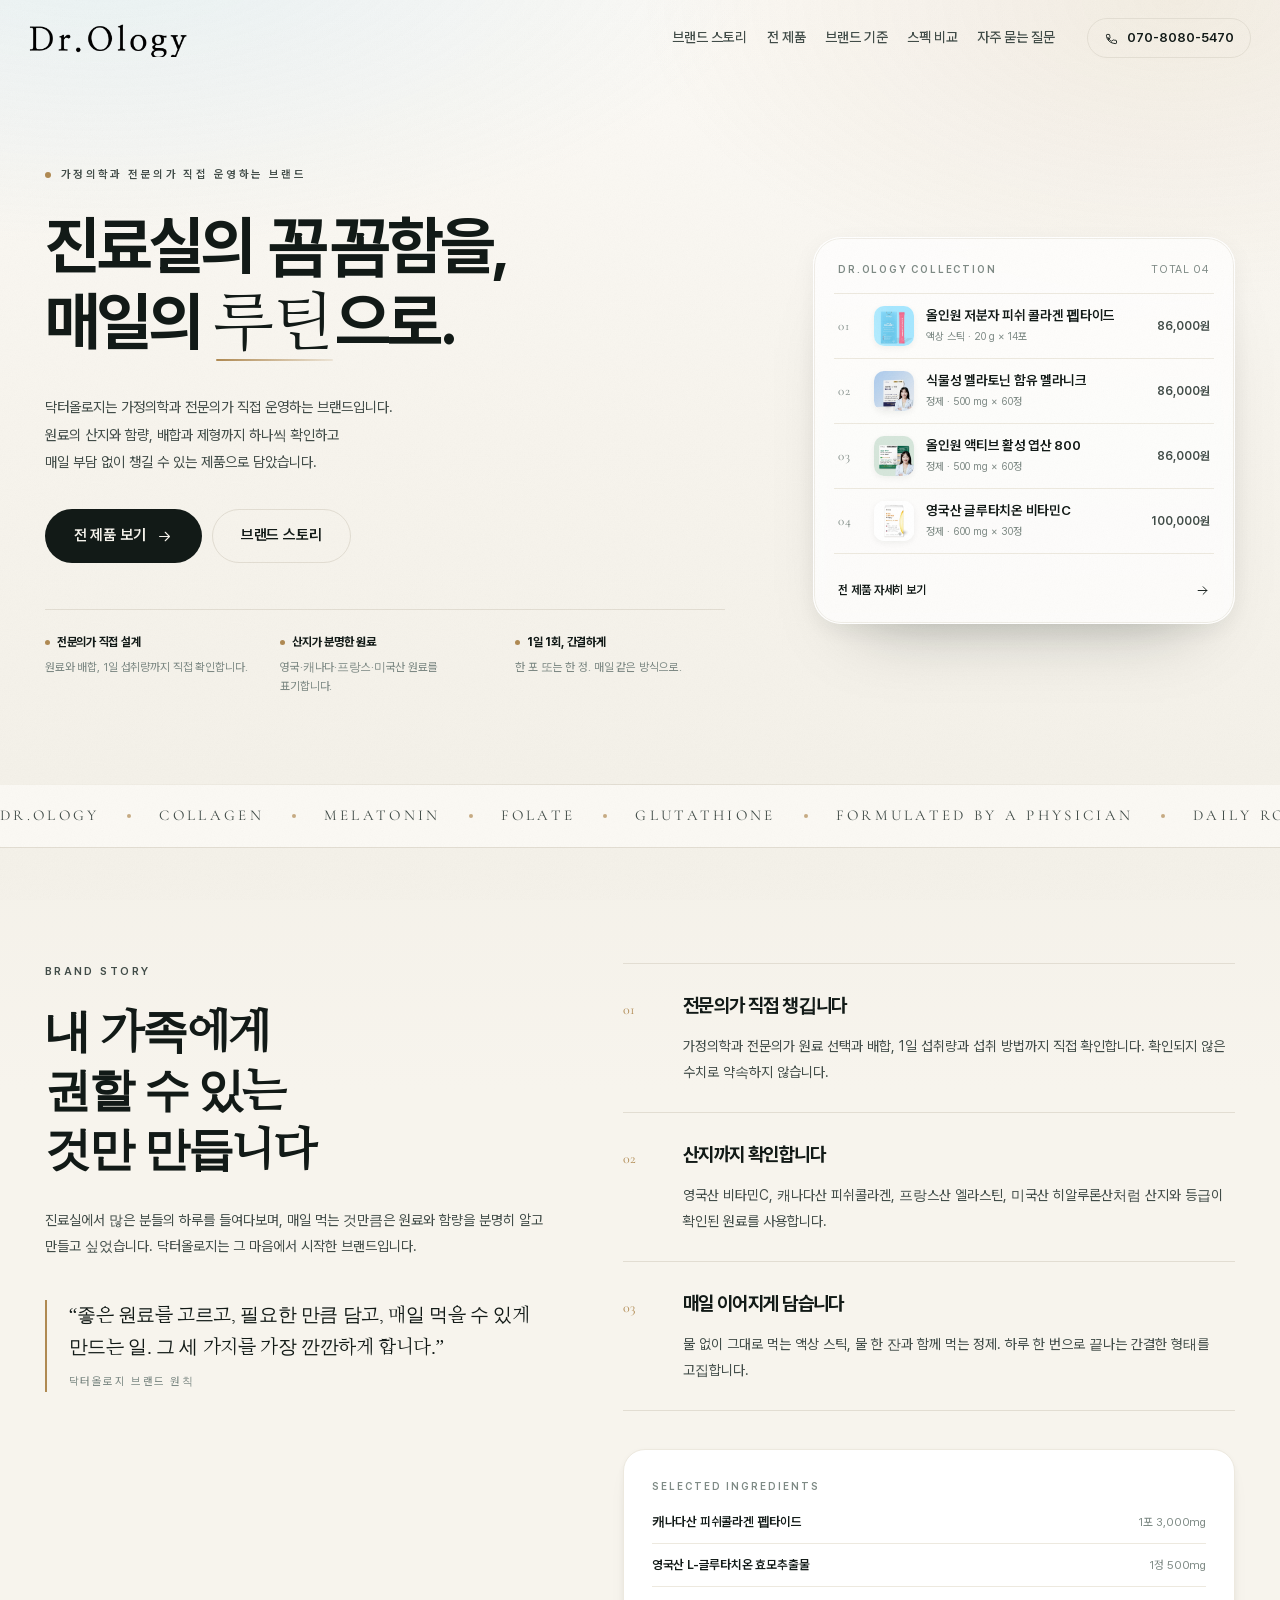
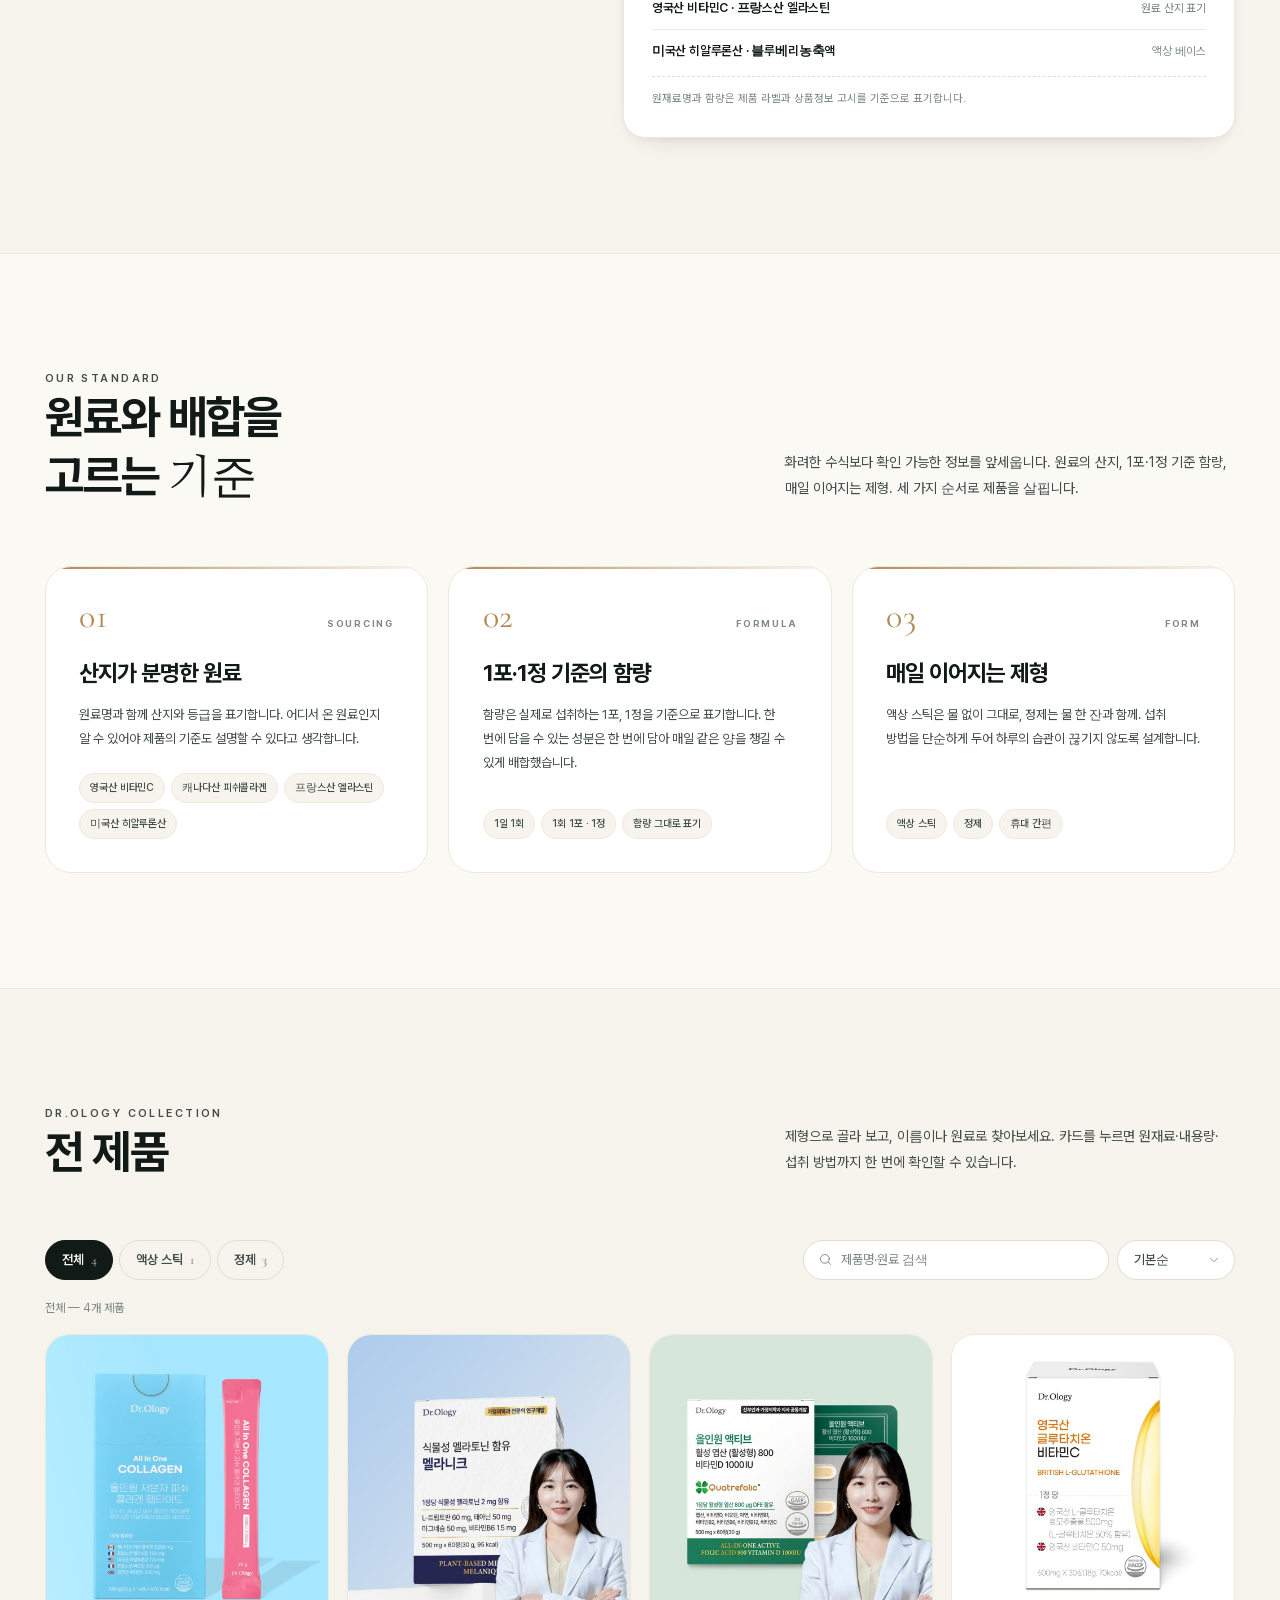
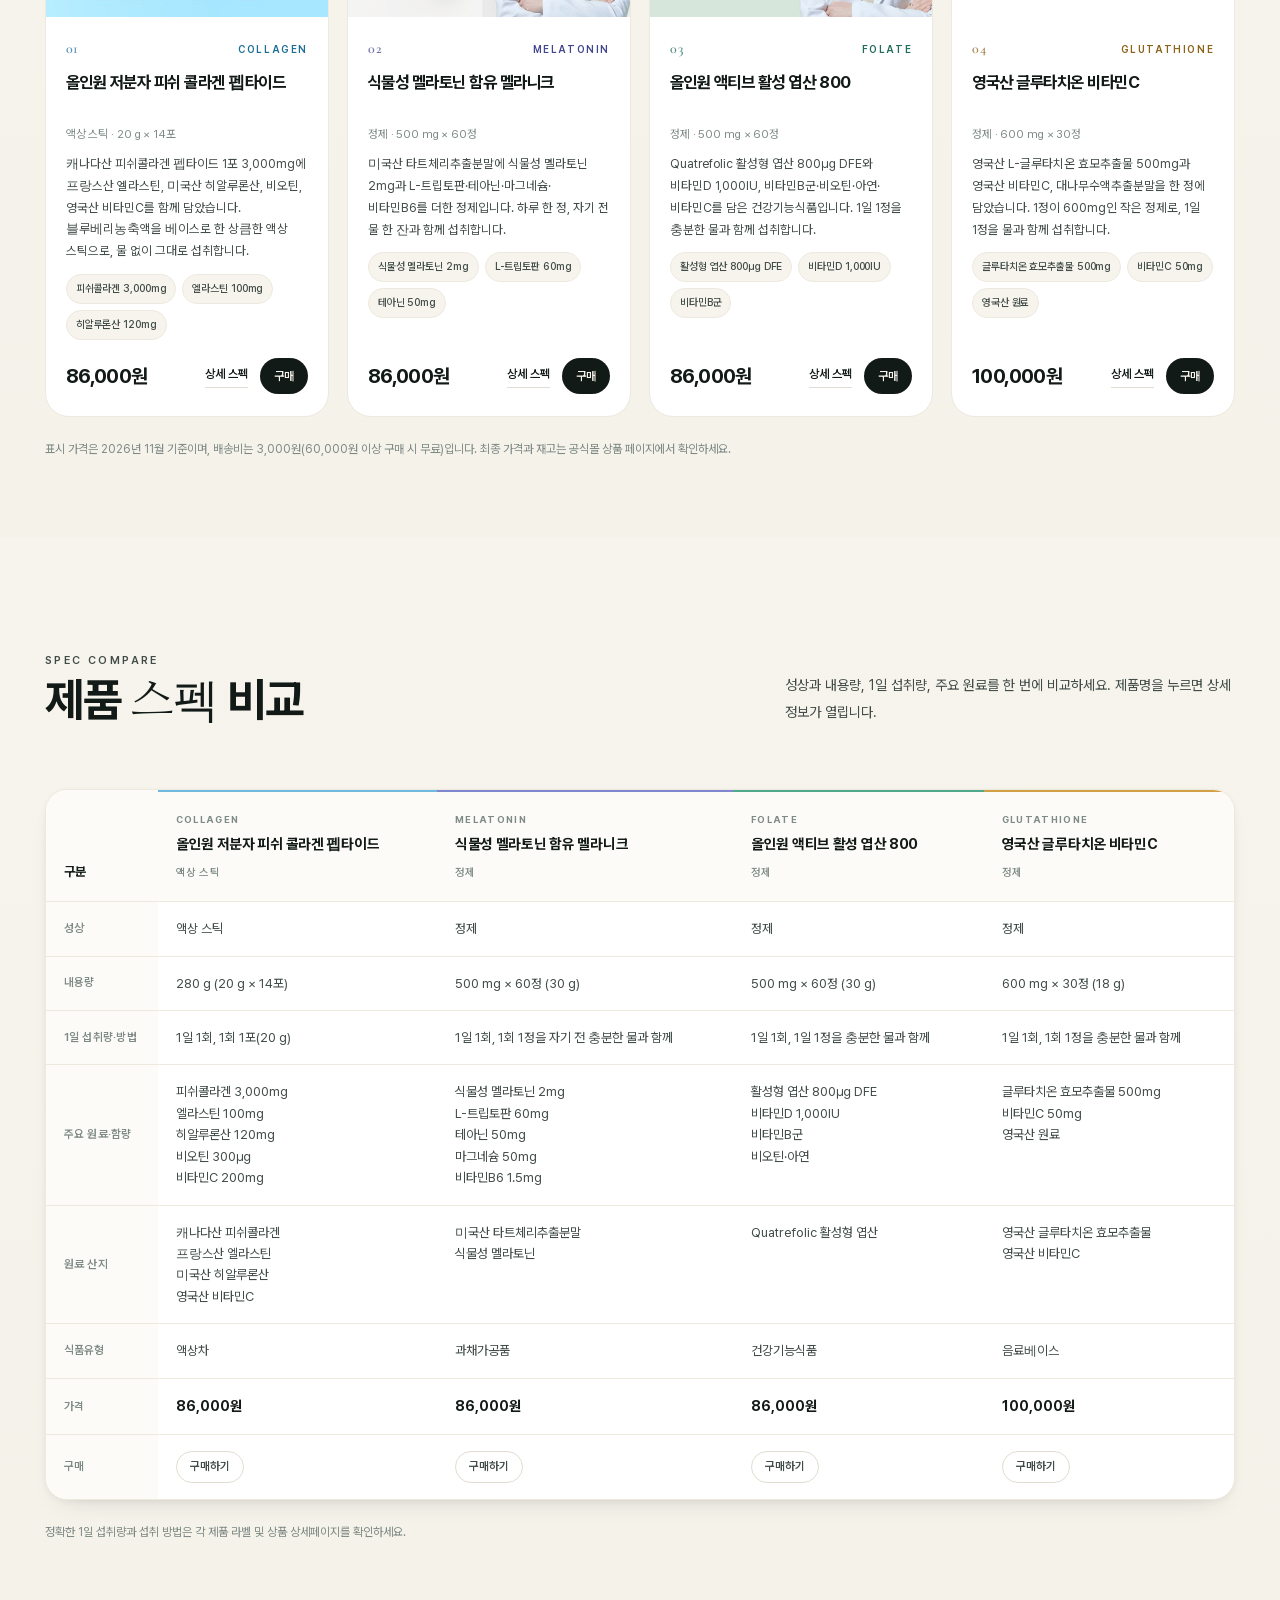
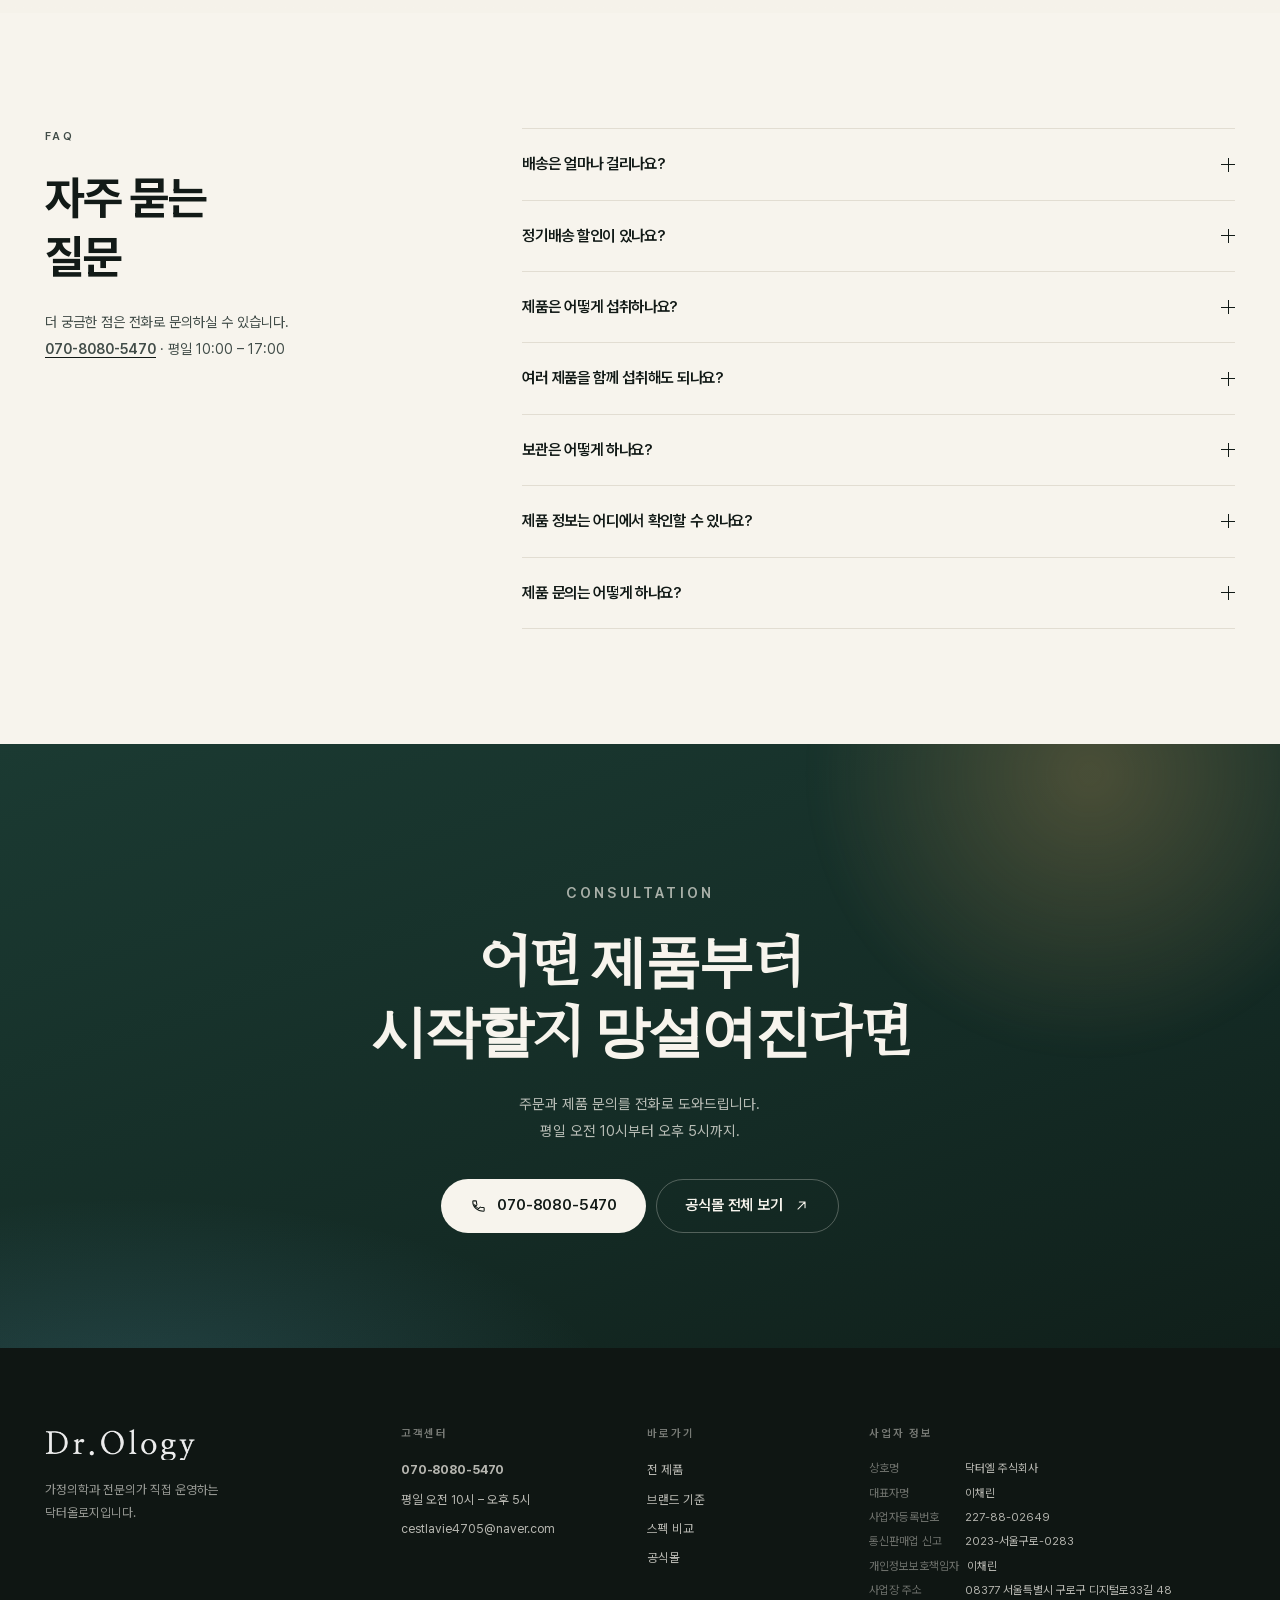
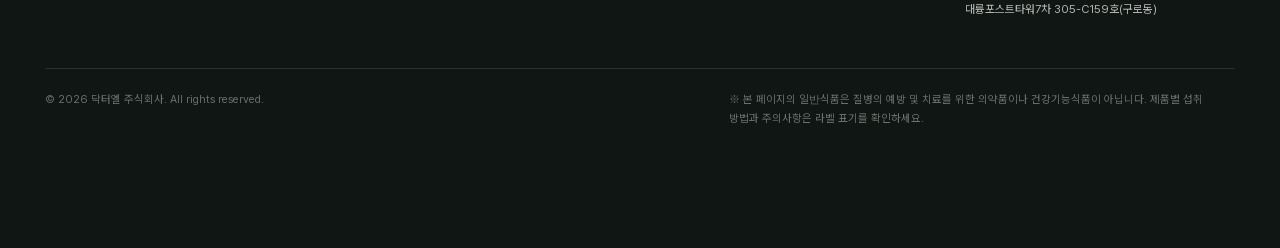
<file: drology/index.html>
<!doctype html>
<html lang="ko">
<head>
<meta charset="utf-8">
<meta name="viewport" content="width=device-width, initial-scale=1, viewport-fit=cover">
<title>닥터올로지 Dr.Ology | 가정의학과 전문의가 직접 만드는 데일리 웰니스</title>
<meta name="description" content="가정의학과 전문의가 직접 운영하는 닥터올로지. 원료의 산지와 함량, 배합과 제형을 하나씩 확인해 매일 부담 없이 챙길 수 있는 제품을 만듭니다. Dr.Ology Collection을 만나보세요.">
<meta name="theme-color" content="#F7F4ED">
<link rel="canonical" href="https://shoppingranklab.github.io/drology/">
<meta property="og:type" content="website">
<meta property="og:site_name" content="닥터올로지 Dr.Ology">
<meta property="og:title" content="닥터올로지 Dr.Ology | 진료실의 꼼꼼함을, 매일의 루틴으로">
<meta property="og:description" content="가정의학과 전문의가 직접 운영하는 브랜드. 산지가 확인된 원료와 1일 섭취량을 기준으로 담백하게 만든 데일리 제품을 소개합니다.">
<meta property="og:url" content="https://shoppingranklab.github.io/drology/">
<meta property="og:image" content="https://shoppingranklab.github.io/drology/assets/og.jpg">
<meta property="og:image:width" content="1200">
<meta property="og:image:height" content="630">
<meta name="twitter:card" content="summary_large_image">
<link rel="icon" href="assets/favicon.svg" type="image/svg+xml">
<script>document.documentElement.classList.add('js');</script>
<link rel="preload" href="assets/pretendard.woff2" as="font" type="font/woff2" crossorigin>
<link rel="preload" href="assets/nanum-myeongjo.woff2" as="font" type="font/woff2" crossorigin>
<link rel="stylesheet" href="styles.css?v=16">
<script type="application/ld+json">
{
  "@context": "https://schema.org",
  "@type": "Brand",
  "name": "닥터올로지",
  "alternateName": "Dr.Ology",
  "description": "가정의학과 전문의가 직접 운영하는 브랜드. 산지가 확인된 원료와 1일 섭취량을 기준으로 매일 챙길 수 있는 제품을 만듭니다.",
  "url": "https://shoppingranklab.github.io/drology/",
  "logo": "https://shoppingranklab.github.io/drology/assets/logo.jpg",
  "parentOrganization": {
    "@type": "Organization",
    "name": "닥터엘 주식회사",
    "telephone": "+82-70-8080-5470",
    "email": "cestlavie4705@naver.com",
    "address": {
      "@type": "PostalAddress",
      "postalCode": "08377",
      "addressCountry": "KR",
      "streetAddress": "서울특별시 구로구 디지털로33길 48 대륭포스트타워7차 305-C159호(구로동)"
    }
  }
}
</script>
</head>
<body>
<a class="skip-link" href="#main">본문으로 바로가기</a>
<canvas id="aurora" class="aurora" aria-hidden="true"></canvas>

<header class="site-header" id="siteHeader">
  <div class="header-inner">
    <a class="brand" href="#top" aria-label="닥터올로지 홈으로">
      <img src="assets/logo.jpg" width="190" height="45" alt="닥터올로지 Dr.Ology">
    </a>
    <nav class="nav" aria-label="주요 메뉴">
      <a href="#story" data-nav="story">브랜드 스토리</a>
      <a href="#collection" data-nav="collection">전 제품</a>
      <a href="#standard" data-nav="standard">브랜드 기준</a>
      <a href="#compare" data-nav="compare">스펙 비교</a>
      <a href="#faq" data-nav="faq">자주 묻는 질문</a>
    </nav>
    <div class="header-actions">
      <a class="header-tel" href="tel:07080805470">
        <svg viewBox="0 0 24 24" aria-hidden="true"><path d="M6.6 10.8c1.2 2.4 3.2 4.4 5.6 5.6l1.9-1.9c.3-.3.7-.4 1.1-.2 1.2.4 2.4.6 3.7.6.6 0 1.1.5 1.1 1.1v3c0 .6-.5 1.1-1.1 1.1C10.1 20.1 3.9 13.9 3.9 6.6c0-.6.5-1.1 1.1-1.1h3c.6 0 1.1.5 1.1 1.1 0 1.3.2 2.5.6 3.7.1.4 0 .8-.2 1.1l-1.9 1.8z"/></svg>
        <span>070-8080-5470</span>
      </a>
      <button class="burger" id="burger" aria-expanded="false" aria-controls="mobileNav" aria-label="메뉴 열기">
        <span></span><span></span>
      </button>
    </div>
  </div>
</header>

<div class="mobile-nav" id="mobileNav" aria-hidden="true">
  <nav aria-label="모바일 메뉴">
    <a href="#story">브랜드 스토리</a>
    <a href="#collection">전 제품 <em id="mCountAll">00</em></a>
    <a href="#standard">브랜드 기준</a>
    <a href="#compare">스펙 비교</a>
    <a href="#faq">자주 묻는 질문</a>
  </nav>
  <div class="mobile-nav-foot">
    <a class="mobile-tel" href="tel:07080805470">070-8080-5470<small>평일 10:00 – 17:00</small></a>
    <a class="btn btn-line" href="https://cestlavie4705.cafe24.com/" target="_blank" rel="noopener">공식몰에서 구매하기<svg viewBox="0 0 24 24" aria-hidden="true"><path d="M7 17 17 7M9 7h8v8"/></svg></a>
  </div>
</div>

<main id="main">
  <!-- HERO -->
  <section class="hero" id="top">
    <div class="container hero-grid">
      <div class="hero-head">
        <p class="eyebrow reveal"><span class="dot"></span>가정의학과 전문의가 직접 운영하는 브랜드</p>
        <h1 class="reveal" style="--d:1">진료실의 꼼꼼함을,<br>매일의 <em class="serif">루틴</em>으로.</h1>
        <p class="hero-lead reveal" style="--d:2">닥터올로지는 가정의학과 전문의가 직접 운영하는 브랜드입니다.<br>원료의 산지와 함량, 배합과 제형까지 하나씩 확인하고<br>매일 부담 없이 챙길 수 있는 제품으로 담았습니다.</p>
        <div class="hero-cta reveal" style="--d:3">
          <a class="btn btn-solid" href="#collection">전 제품 보기<svg viewBox="0 0 24 24" aria-hidden="true"><path d="M5 12h14M13 6l6 6-6 6"/></svg></a>
          <a class="btn btn-ghost" href="#story">브랜드 스토리</a>
        </div>
        <dl class="hero-notes reveal" style="--d:4">
          <div>
            <dt>전문의가 직접 설계</dt>
            <dd>원료와 배합, 1일 섭취량까지 직접 확인합니다.</dd>
          </div>
          <div>
            <dt>산지가 분명한 원료</dt>
            <dd>영국·캐나다·프랑스·미국산 원료를 표기합니다.</dd>
          </div>
          <div>
            <dt>1일 1회, 간결하게</dt>
            <dd>한 포 또는 한 정. 매일 같은 방식으로.</dd>
          </div>
        </dl>
      </div>

      <aside class="collection-index reveal" style="--d:2" aria-labelledby="ciTitle">
        <div class="ci-head">
          <span class="micro" id="ciTitle">DR.OLOGY COLLECTION</span>
          <span class="ci-count" id="ciCount"></span>
        </div>
        <ol class="ci-list" id="collectionIndex"></ol>
        <a class="ci-foot" href="#collection">
          <span>전 제품 자세히 보기</span>
          <svg viewBox="0 0 24 24" aria-hidden="true"><path d="M5 12h14M13 6l6 6-6 6"/></svg>
        </a>
      </aside>
    </div>
  </section>

  <div class="ticker" aria-hidden="true">
    <div class="ticker-track" id="tickerTrack"></div>
  </div>

  <!-- STORY -->
  <section class="section story" id="story">
    <div class="container">
      <div class="story-grid">
        <div class="story-head">
          <p class="eyebrow reveal">BRAND STORY</p>
          <h2 class="section-title serif reveal" style="--d:1">내 가족에게<br>권할 수 있는<br>것만 만듭니다</h2>
          <p class="section-lead reveal" style="--d:2">진료실에서 많은 분들의 하루를 들여다보며, 매일 먹는 것만큼은 원료와 함량을 분명히 알고 만들고 싶었습니다. 닥터올로지는 그 마음에서 시작한 브랜드입니다.</p>
          <blockquote class="pullquote reveal" style="--d:3">
            <p>“좋은 원료를 고르고, 필요한 만큼 담고, 매일 먹을 수 있게 만드는 일. 그 세 가지를 가장 깐깐하게 합니다.”</p>
            <cite>닥터올로지 브랜드 원칙</cite>
          </blockquote>
        </div>
        <div class="story-body">
          <div class="principle-list">
            <article class="principle reveal" style="--d:1">
              <span class="principle-num">01</span>
              <h3>전문의가 직접 챙깁니다</h3>
              <p>가정의학과 전문의가 원료 선택과 배합, 1일 섭취량과 섭취 방법까지 직접 확인합니다. 확인되지 않은 수치로 약속하지 않습니다.</p>
            </article>
            <article class="principle reveal" style="--d:2">
              <span class="principle-num">02</span>
              <h3>산지까지 확인합니다</h3>
              <p>영국산 비타민C, 캐나다산 피쉬콜라겐, 프랑스산 엘라스틴, 미국산 히알루론산처럼 산지와 등급이 확인된 원료를 사용합니다.</p>
            </article>
            <article class="principle reveal" style="--d:3">
              <span class="principle-num">03</span>
              <h3>매일 이어지게 담습니다</h3>
              <p>물 없이 그대로 먹는 액상 스틱, 물 한 잔과 함께 먹는 정제. 하루 한 번으로 끝나는 간결한 형태를 고집합니다.</p>
            </article>
          </div>
          <div class="ingredient-card reveal" style="--d:4">
            <p class="micro">SELECTED INGREDIENTS</p>
            <ul class="ingredient-list">
              <li><span class="ingredient-name">캐나다산 피쉬콜라겐 펩타이드</span><span class="ingredient-meta">1포 3,000mg</span></li>
              <li><span class="ingredient-name">영국산 L-글루타치온 효모추출물</span><span class="ingredient-meta">1정 500mg</span></li>
              <li><span class="ingredient-name">영국산 비타민C · 프랑스산 엘라스틴</span><span class="ingredient-meta">원료 산지 표기</span></li>
              <li><span class="ingredient-name">미국산 히알루론산 · 블루베리농축액</span><span class="ingredient-meta">액상 베이스</span></li>
            </ul>
            <p class="ingredient-note">원재료명과 함량은 제품 라벨과 상품정보 고시를 기준으로 표기합니다.</p>
          </div>
        </div>
      </div>
    </div>
  </section>

  <!-- STANDARD -->
  <section class="section standard" id="standard">
    <div class="container">
      <div class="section-head">
        <div>
          <p class="eyebrow reveal">OUR STANDARD</p>
          <h2 class="section-title reveal" style="--d:1">원료와 배합을<br>고르는 <em class="serif">기준</em></h2>
        </div>
        <p class="section-lead reveal" style="--d:2">화려한 수식보다 확인 가능한 정보를 앞세웁니다. 원료의 산지, 1포·1정 기준 함량, 매일 이어지는 제형. 세 가지 순서로 제품을 살핍니다.</p>
      </div>
      <div class="standard-grid">
        <article class="standard-card reveal" style="--d:1">
          <div class="standard-top"><span class="standard-num">01</span><span class="standard-en">SOURCING</span></div>
          <h3>산지가 분명한 원료</h3>
          <p>원료명과 함께 산지와 등급을 표기합니다. 어디서 온 원료인지 알 수 있어야 제품의 기준도 설명할 수 있다고 생각합니다.</p>
          <ul class="standard-tags"><li>영국산 비타민C</li><li>캐나다산 피쉬콜라겐</li><li>프랑스산 엘라스틴</li><li>미국산 히알루론산</li></ul>
        </article>
        <article class="standard-card reveal" style="--d:2">
          <div class="standard-top"><span class="standard-num">02</span><span class="standard-en">FORMULA</span></div>
          <h3>1포·1정 기준의 함량</h3>
          <p>함량은 실제로 섭취하는 1포, 1정을 기준으로 표기합니다. 한 번에 담을 수 있는 성분은 한 번에 담아 매일 같은 양을 챙길 수 있게 배합했습니다.</p>
          <ul class="standard-tags"><li>1일 1회</li><li>1회 1포 · 1정</li><li>함량 그대로 표기</li></ul>
        </article>
        <article class="standard-card reveal" style="--d:3">
          <div class="standard-top"><span class="standard-num">03</span><span class="standard-en">FORM</span></div>
          <h3>매일 이어지는 제형</h3>
          <p>액상 스틱은 물 없이 그대로, 정제는 물 한 잔과 함께. 섭취 방법을 단순하게 두어 하루의 습관이 끊기지 않도록 설계합니다.</p>
          <ul class="standard-tags"><li>액상 스틱</li><li>정제</li><li>휴대 간편</li></ul>
        </article>
      </div>
    </div>
  </section>

  <!-- COLLECTION -->
  <section class="section collection" id="collection">
    <div class="container">
      <div class="section-head">
        <div>
          <p class="eyebrow reveal">DR.OLOGY COLLECTION</p>
          <h2 class="section-title reveal" style="--d:1">전 제품</h2>
        </div>
        <p class="section-lead reveal" style="--d:2">제형으로 골라 보고, 이름이나 원료로 찾아보세요. 카드를 누르면 원재료·내용량·섭취 방법까지 한 번에 확인할 수 있습니다.</p>
      </div>

      <div class="toolbar reveal">
        <div class="filters" role="group" aria-label="제형 필터">
          <button class="filter is-active" data-filter="all" aria-pressed="true">전체 <b data-count="all">0</b></button>
          <button class="filter" data-filter="stick" aria-pressed="false">액상 스틱 <b data-count="stick">0</b></button>
          <button class="filter" data-filter="tablet" aria-pressed="false">정제 <b data-count="tablet">0</b></button>
        </div>
        <div class="toolbar-right">
          <label class="search">
            <svg viewBox="0 0 24 24" aria-hidden="true"><circle cx="11" cy="11" r="7"/><path d="m20 20-3.6-3.6"/></svg>
            <input type="search" id="searchInput" placeholder="제품명·원료 검색" aria-label="제품명 또는 원료 검색">
            <button class="search-clear" id="searchClear" type="button" aria-label="검색어 지우기" hidden>
              <svg viewBox="0 0 24 24" aria-hidden="true"><path d="M6 6l12 12M18 6 6 18"/></svg>
            </button>
          </label>
          <label class="sort">
            <span class="sr-only">정렬</span>
            <select id="sortSelect">
              <option value="default">기본순</option>
              <option value="name">이름순</option>
              <option value="price-asc">가격 낮은순</option>
              <option value="price-desc">가격 높은순</option>
            </select>
            <svg viewBox="0 0 24 24" aria-hidden="true"><path d="m6 9 6 6 6-6"/></svg>
          </label>
        </div>
      </div>

      <p class="result-line" id="resultLine" aria-live="polite"></p>
      <div class="product-grid" id="productGrid"></div>
      <div class="grid-empty" id="gridEmpty" hidden>
        <p>검색 결과가 없습니다.</p>
        <button type="button" class="link-btn" id="emptyReset">필터와 검색어 초기화<svg viewBox="0 0 24 24" aria-hidden="true"><path d="M5 12h14M13 6l6 6-6 6"/></svg></button>
      </div>
      <p class="footnote reveal">표시 가격은 2026년 11월 기준이며, 배송비는 3,000원(60,000원 이상 구매 시 무료)입니다. 최종 가격과 재고는 공식몰 상품 페이지에서 확인하세요.</p>
    </div>
  </section>

  <!-- COMPARE -->
  <section class="section compare" id="compare">
    <div class="container">
      <div class="section-head">
        <div>
          <p class="eyebrow reveal">SPEC COMPARE</p>
          <h2 class="section-title reveal" style="--d:1">제품 <em class="serif">스펙</em> 비교</h2>
        </div>
        <p class="section-lead reveal" style="--d:2">성상과 내용량, 1일 섭취량, 주요 원료를 한 번에 비교하세요. 제품명을 누르면 상세 정보가 열립니다.</p>
      </div>
      <p class="table-hint">표를 좌우로 넘기면 제품을 나란히 볼 수 있습니다 <span aria-hidden="true">→</span></p>
      <div class="table-scroll reveal">
        <table class="compare-table" id="compareTable">
          <caption class="sr-only">닥터올로지 전 제품 스펙 비교표</caption>
          <thead></thead>
          <tbody></tbody>
        </table>
      </div>
      <p class="footnote reveal">정확한 1일 섭취량과 섭취 방법은 각 제품 라벨 및 상품 상세페이지를 확인하세요.</p>
    </div>
  </section>

  <!-- FAQ -->
  <section class="section faq" id="faq">
    <div class="container faq-grid">
      <div class="faq-head">
        <p class="eyebrow reveal">FAQ</p>
        <h2 class="section-title reveal" style="--d:1">자주 묻는<br>질문</h2>
        <p class="section-lead reveal" style="--d:2">더 궁금한 점은 전화로 문의하실 수 있습니다.<br><a href="tel:07080805470">070-8080-5470</a> · 평일 10:00 – 17:00</p>
      </div>
      <div class="faq-list reveal">
        <details class="faq-item">
          <summary>배송은 얼마나 걸리나요?<span class="faq-plus" aria-hidden="true"></span></summary>
          <div class="faq-body"><p>택배로 발송되며 배송 기간은 3~7일입니다. 배송비는 3,000원이고 60,000원 이상 구매 시 무료입니다. 산간·도서지방은 추가 금액이 발생할 수 있습니다.</p></div>
        </details>
        <details class="faq-item">
          <summary>정기배송 할인이 있나요?<span class="faq-plus" aria-hidden="true"></span></summary>
          <div class="faq-body"><p>공식몰 상품 페이지에서 구매 방법을 ‘정기배송 할인’과 ‘1회구매’ 중에서 선택할 수 있습니다. 적용 할인율과 배송 주기는 상품 페이지의 안내를 확인하세요.</p></div>
        </details>
        <details class="faq-item">
          <summary>제품은 어떻게 섭취하나요?<span class="faq-plus" aria-hidden="true"></span></summary>
          <div class="faq-body"><p>제품마다 1일 섭취량과 방법이 다릅니다. <strong>액상 스틱</strong>은 한 포를 그대로, <strong>정제</strong>는 충분한 물과 함께 섭취합니다. 제품별 안내는 상품 상세의 ‘섭취 방법’과 제품 라벨을 확인해 주세요.</p></div>
        </details>
        <details class="faq-item">
          <summary>여러 제품을 함께 섭취해도 되나요?<span class="faq-plus" aria-hidden="true"></span></summary>
          <div class="faq-body"><p>제품마다 정해진 1일 섭취량이 있습니다. 함께 섭취하실 때는 각 제품의 1일 섭취량과 라벨의 주의사항을 먼저 확인해 주세요. 복용 중인 약이 있거나 질환이 있는 경우에는 전문가와 상담 후 섭취하시길 권장합니다.</p></div>
        </details>
        <details class="faq-item">
          <summary>보관은 어떻게 하나요?<span class="faq-plus" aria-hidden="true"></span></summary>
          <div class="faq-body"><p>직사광선을 피해 서늘한 곳에 보관하고, 개봉 후에는 밀봉해 주세요. 액상 스틱은 개봉 후 바로 섭취하시길 권장합니다. 제품별 보관 방법은 라벨 표기를 따릅니다.</p></div>
        </details>
        <details class="faq-item">
          <summary>제품 정보는 어디에서 확인할 수 있나요?<span class="faq-plus" aria-hidden="true"></span></summary>
          <div class="faq-body"><p>상품 상세의 <strong>식품유형·원재료·내용량·섭취 방법</strong>과 제품 라벨에서 확인하실 수 있습니다. 표기가 다른 경우 제품 라벨과 상품정보 고시를 기준으로 합니다.</p></div>
        </details>
        <details class="faq-item">
          <summary>제품 문의는 어떻게 하나요?<span class="faq-plus" aria-hidden="true"></span></summary>
          <div class="faq-body"><p>대표·상담/주문 전화 <a href="tel:07080805470">070-8080-5470</a>, 이메일 <a href="mailto:cestlavie4705@naver.com">cestlavie4705@naver.com</a>으로 문의하실 수 있습니다. CS 운영시간은 평일 오전 10시부터 오후 5시까지입니다.</p></div>
        </details>
      </div>
    </div>
  </section>

  <!-- CTA -->
  <section class="cta-band">
    <div class="cta-orb" aria-hidden="true"></div>
    <div class="container cta-inner">
      <p class="eyebrow light reveal">CONSULTATION</p>
      <h2 class="reveal" style="--d:1">어떤 제품부터<br>시작할지 망설여진다면</h2>
      <p class="reveal" style="--d:2">주문과 제품 문의를 전화로 도와드립니다.<br>평일 오전 10시부터 오후 5시까지.</p>
      <div class="cta-actions reveal" style="--d:3">
        <a class="btn btn-light" href="tel:07080805470"><svg viewBox="0 0 24 24" aria-hidden="true"><path d="M6.6 10.8c1.2 2.4 3.2 4.4 5.6 5.6l1.9-1.9c.3-.3.7-.4 1.1-.2 1.2.4 2.4.6 3.7.6.6 0 1.1.5 1.1 1.1v3c0 .6-.5 1.1-1.1 1.1C10.1 20.1 3.9 13.9 3.9 6.6c0-.6.5-1.1 1.1-1.1h3c.6 0 1.1.5 1.1 1.1 0 1.3.2 2.5.6 3.7.1.4 0 .8-.2 1.1l-1.9 1.8z"/></svg>070-8080-5470</a>
        <a class="btn btn-outline-light" href="https://cestlavie4705.cafe24.com/" target="_blank" rel="noopener">공식몰 전체 보기<svg viewBox="0 0 24 24" aria-hidden="true"><path d="M7 17 17 7M9 7h8v8"/></svg></a>
      </div>
    </div>
  </section>
</main>

<footer class="site-footer">
  <div class="container">
    <div class="footer-top">
      <div class="footer-brand">
        <img src="assets/logo.jpg" width="170" height="40" alt="닥터올로지 Dr.Ology" class="footer-logo">
        <p>가정의학과 전문의가 직접 운영하는<br>닥터올로지입니다.</p>
      </div>
      <div class="footer-col">
        <h3>고객센터</h3>
        <a class="footer-tel" href="tel:07080805470">070-8080-5470</a>
        <p>평일 오전 10시 – 오후 5시</p>
        <a href="mailto:cestlavie4705@naver.com">cestlavie4705@naver.com</a>
      </div>
      <div class="footer-col">
        <h3>바로가기</h3>
        <a href="#collection">전 제품</a>
        <a href="#standard">브랜드 기준</a>
        <a href="#compare">스펙 비교</a>
        <a href="https://cestlavie4705.cafe24.com/" target="_blank" rel="noopener">공식몰</a>
      </div>
      <div class="footer-col footer-biz">
        <h3>사업자 정보</h3>
        <dl>
          <div><dt>상호명</dt><dd>닥터엘 주식회사</dd></div>
          <div><dt>대표자명</dt><dd>이채린</dd></div>
          <div><dt>사업자등록번호</dt><dd>227-88-02649</dd></div>
          <div><dt>통신판매업 신고</dt><dd>2023-서울구로-0283</dd></div>
          <div><dt>개인정보보호책임자</dt><dd>이채린</dd></div>
          <div><dt>사업장 주소</dt><dd>08377 서울특별시 구로구 디지털로33길 48 대륭포스트타워7차 305-C159호(구로동)</dd></div>
        </dl>
      </div>
    </div>
    <div class="footer-bottom">
      <p>© 2026 닥터엘 주식회사. All rights reserved.</p>
      <p class="footer-note">※ 본 페이지의 일반식품은 질병의 예방 및 치료를 위한 의약품이나 건강기능식품이 아닙니다. 제품별 섭취 방법과 주의사항은 라벨 표기를 확인하세요.</p>
    </div>
  </div>
</footer>

<a class="to-top" id="toTop" href="#top" aria-label="맨 위로"><svg viewBox="0 0 24 24" aria-hidden="true"><path d="M12 19V5M6 11l6-6 6 6"/></svg></a>

<!-- PRODUCT MODAL -->
<div class="modal" id="productModal" role="dialog" aria-modal="true" aria-labelledby="modalTitle" hidden>
  <div class="modal-backdrop" data-close></div>
  <div class="modal-card" role="document">
    <button class="modal-close" data-close aria-label="닫기"><svg viewBox="0 0 24 24" aria-hidden="true"><path d="M6 6l12 12M18 6 6 18"/></svg></button>
    <div class="modal-media">
      <img id="modalImg" src="assets/collagen.jpg" width="500" height="500" alt="">
      <span class="modal-en" id="modalEn"></span>
      <span class="modal-form" id="modalForm"></span>
    </div>
    <div class="modal-body">
      <p class="modal-tag" id="modalTag"></p>
      <h3 id="modalTitle"></h3>
      <p class="modal-desc" id="modalDesc"></p>
      <dl class="modal-specs" id="modalSpecs"></dl>
      <ul class="chip-row" id="modalChips"></ul>
      <div class="modal-foot">
        <p class="price" id="modalPrice"></p>
        <a class="btn btn-solid small" id="modalBuy" href="https://cestlavie4705.cafe24.com/" target="_blank" rel="noopener">공식몰에서 구매<svg viewBox="0 0 24 24" aria-hidden="true"><path d="M7 17 17 7M9 7h8v8"/></svg></a>
      </div>
      <p class="modal-note" id="modalNote"></p>
    </div>
  </div>
</div>

<script src="script.js?v=16"></script>
</body>
</html>
</file>
<file: drology/styles.css>
@charset "utf-8";

/* =========================================================
   Dr.Ology — Brand Store
   Static, no external dependencies
   ========================================================= */

@font-face{
  font-family:"Pretendard";
  src:url("assets/pretendard.woff2") format("woff2-variations");
  font-weight:45 920;
  font-style:normal;
  font-display:swap;
}
@font-face{
  font-family:"NanumMyeongjo";
  src:url("assets/nanum-myeongjo.woff2") format("woff2");
  font-weight:400;
  font-display:swap;
}
@font-face{
  font-family:"Cormorant";
  src:url("assets/cormorant.woff2") format("woff2");
  font-weight:300 700;
  font-display:swap;
}

:root{
  --ink:#121A17;
  --ink-2:#414C48;
  --muted:#7E8A85;
  --line:#E2DDD2;
  --line-soft:#EDE9DF;
  --ivory:#F7F4ED;
  --ivory-2:#FBF9F4;
  --paper:#FFFFFF;
  --pine:#1B3A32;
  --pine-2:#142B25;
  --gold:#B08A52;

  /* product accents */
  --c-collagen:#6FB9DF;
  --c-collagen-deep:#1D6E96;
  --c-collagen-tint:#EDF8FD;
  --c-melatonin:#8187CE;
  --c-melatonin-deep:#41468F;
  --c-melatonin-tint:#EFF0FA;
  --c-folate:#4FA98C;
  --c-folate-deep:#1F6D59;
  --c-folate-tint:#EBF7F2;
  --c-glutathione:#D2A044;
  --c-glutathione-deep:#8A6218;
  --c-glutathione-tint:#FCF5E6;

  /* product types */
  --hff:#2F7D62;
  --hff-deep:#1D5B46;
  --hff-tint:#EAF5F0;
  --general:#8A7A5C;
  --general-deep:#6B5C40;
  --general-tint:#F4F0E5;

  --radius:24px;
  --radius-sm:16px;
  --shadow-sm:0 2px 6px rgba(18,26,23,.04), 0 12px 28px -18px rgba(18,26,23,.22);
  --shadow-md:0 8px 24px rgba(18,26,23,.06), 0 40px 70px -46px rgba(18,26,23,.35);
  --ease:cubic-bezier(.22,1,.36,1);
  --header-h:76px;
}

*,*::before,*::after{box-sizing:border-box;}
html{-webkit-text-size-adjust:100%; scroll-behavior:smooth; scroll-padding-top:calc(var(--header-h) + 12px);}
body{
  margin:0;
  font-family:"Pretendard",-apple-system,BlinkMacSystemFont,"Apple SD Gothic Neo","Malgun Gothic","Noto Sans KR",sans-serif;
  font-size:16px;
  line-height:1.7;
  color:var(--ink);
  background:var(--ivory);
  word-break:keep-all;
  overflow-x:hidden;
  -webkit-font-smoothing:antialiased;
  text-rendering:optimizeLegibility;
}
img{max-width:100%; height:auto; display:block;}
a{color:inherit; text-decoration:none;}
button{font:inherit; color:inherit;}
ul,ol{list-style:none; margin:0; padding:0;}
h1,h2,h3,h4,p,dl,dd,blockquote,figure{margin:0;}
svg{display:block; fill:none; stroke:currentColor; stroke-width:1.5; stroke-linecap:round; stroke-linejoin:round;}
::selection{background:rgba(176,138,82,.24);}

body::after{
  content:""; position:fixed; inset:0; pointer-events:none; z-index:2; opacity:.18;
  background-image:url("data:image/svg+xml,%3Csvg xmlns='http://www.w3.org/2000/svg' width='140' height='140'%3E%3Cfilter id='n'%3E%3CfeTurbulence type='fractalNoise' baseFrequency='.85' numOctaves='3'/%3E%3CfeColorMatrix type='saturate' values='0'/%3E%3C/filter%3E%3Crect width='140' height='140' filter='url(%23n)' opacity='.22'/%3E%3C/svg%3E");
  mix-blend-mode:multiply;
}

.sr-only{position:absolute; width:1px; height:1px; padding:0; margin:-1px; overflow:hidden; clip:rect(0 0 0 0); white-space:nowrap; border:0;}
.skip-link{
  position:fixed; left:16px; top:-60px; z-index:200; background:var(--ink); color:#fff;
  padding:10px 18px; border-radius:10px; font-size:14px; transition:top .25s;
}
.skip-link:focus{top:12px;}

.container{width:min(1280px, 100% - clamp(40px, 7vw, 96px)); margin-inline:auto;}

.serif{font-family:"NanumMyeongjo","AppleMyungjo","Batang",serif; font-weight:400; letter-spacing:-.02em;}
.micro,.eyebrow{font-size:11px; letter-spacing:.22em; text-transform:uppercase; font-weight:600; color:var(--muted);}
.eyebrow{display:flex; align-items:center; gap:10px; color:var(--ink-2);}
.eyebrow .dot{width:6px; height:6px; border-radius:50%; background:var(--gold); display:inline-block;}
.eyebrow.light{color:rgba(247,244,237,.65);}

/* ---------- buttons ---------- */
.btn{
  display:inline-flex; align-items:center; justify-content:center; gap:10px;
  height:54px; padding:0 28px; border-radius:999px; border:1px solid transparent;
  font-size:15px; font-weight:600; letter-spacing:-.01em; cursor:pointer;
  transition:background .35s var(--ease), color .35s, border-color .35s, transform .35s var(--ease), box-shadow .35s;
  white-space:nowrap;
}
.btn svg{width:17px; height:17px; transition:transform .35s var(--ease);}
.btn:hover svg{transform:translateX(3px);}
.btn-solid{background:var(--ink); color:var(--ivory);}
.btn-solid:hover{background:var(--pine); box-shadow:0 16px 30px -18px rgba(18,26,23,.7); transform:translateY(-2px);}
.btn-ghost{border-color:var(--line); color:var(--ink); background:transparent;}
.btn-ghost:hover{border-color:var(--ink); background:rgba(18,26,23,.04);}
.btn-light{background:var(--ivory); color:var(--ink);}
.btn-light:hover{background:#fff; transform:translateY(-2px);}
.btn-outline-light{border-color:rgba(247,244,237,.28); color:var(--ivory);}
.btn-outline-light:hover{border-color:rgba(247,244,237,.7); background:rgba(247,244,237,.08);}
.btn.small{height:46px; padding:0 22px; font-size:14px;}
.btn-line{border-color:var(--line);}

.link-btn{
  display:inline-flex; align-items:center; gap:6px; background:none; border:0; padding:0;
  font-size:13px; font-weight:600; color:var(--ink); cursor:pointer; position:relative;
}
.link-btn::after{content:""; position:absolute; left:0; bottom:-3px; width:100%; height:1px; background:currentColor; transform:scaleX(0); transform-origin:left; transition:transform .4s var(--ease);}
.link-btn:hover::after{transform:scaleX(1);}
.link-btn svg{width:14px; height:14px; transition:transform .3s var(--ease);}
.link-btn:hover svg{transform:translateX(3px);}

:focus-visible{outline:2px solid var(--gold); outline-offset:3px; border-radius:6px;}

/* ---------- aurora canvas ---------- */
.aurora{
  position:absolute; inset:0; width:100%; height:100%; z-index:0; pointer-events:none;
  opacity:.85;
}

/* ---------- header ---------- */
.site-header{
  position:fixed; top:0; left:0; right:0; z-index:60;
  transition:background .4s, box-shadow .4s, border-color .4s;
  border-bottom:1px solid transparent;
}
.site-header.is-scrolled{
  background:rgba(250,248,243,.86);
  backdrop-filter:saturate(1.4) blur(16px);
  -webkit-backdrop-filter:saturate(1.4) blur(16px);
  border-bottom-color:var(--line-soft);
  box-shadow:0 10px 30px -26px rgba(18,26,23,.5);
}
.header-inner{
  width:min(1440px, 100% - clamp(28px, 4.5vw, 72px)); margin-inline:auto;
  height:var(--header-h); display:flex; align-items:center; gap:32px;
}
.brand{flex:0 0 auto; display:flex; align-items:center;}
.brand img{width:158px; height:auto;}
.nav{display:flex; align-items:center; gap:clamp(12px, 1.5vw, 24px); margin-left:auto;}
.nav a{
  position:relative; font-size:14px; font-weight:500; color:var(--ink-2); padding:6px 0;
  transition:color .3s; white-space:nowrap;
}
.nav a::after{
  content:""; position:absolute; left:0; right:0; bottom:0; height:1px; background:var(--ink);
  transform:scaleX(0); transform-origin:right; transition:transform .4s var(--ease);
}
.nav a:hover{color:var(--ink);}
.nav a:hover::after,.nav a.is-active::after{transform:scaleX(1); transform-origin:left;}
.nav a.is-active{color:var(--ink); font-weight:600;}
.header-actions{display:flex; align-items:center; gap:14px; flex:0 0 auto;}
.header-tel{
  display:inline-flex; align-items:center; gap:8px; height:40px; padding:0 16px;
  border:1px solid var(--line); border-radius:999px; font-size:13px; font-weight:600; color:var(--ink);
  transition:border-color .3s, background .3s;
}
.header-tel:hover{border-color:var(--ink); background:#fff;}
.header-tel svg{width:15px; height:15px;}
.burger{display:none; width:46px; height:46px; border:1px solid var(--line); background:rgba(255,255,255,.6); border-radius:50%; position:relative; cursor:pointer;}
.burger span{position:absolute; left:14px; right:14px; height:1.5px; background:var(--ink); transition:transform .35s var(--ease), top .35s;}
.burger span:nth-child(1){top:19px;}
.burger span:nth-child(2){top:26px;}
.burger.is-open span:nth-child(1){top:22.5px; transform:rotate(45deg);}
.burger.is-open span:nth-child(2){top:22.5px; transform:rotate(-45deg);}

/* mobile nav */
.mobile-nav{
  position:fixed; inset:0; z-index:55; background:var(--ivory);
  padding:calc(var(--header-h) + 24px) clamp(24px, 7vw, 48px) 40px;
  display:flex; flex-direction:column; justify-content:space-between;
  opacity:0; visibility:hidden; transform:translateY(-8px);
  transition:opacity .4s var(--ease), transform .4s var(--ease), visibility .4s;
  overflow-y:auto;
}
.mobile-nav.is-open{opacity:1; visibility:visible; transform:none;}
.mobile-nav nav{display:flex; flex-direction:column;}
.mobile-nav nav a{
  display:flex; align-items:baseline; justify-content:space-between;
  padding:15px 0; border-bottom:1px solid var(--line);
  font-size:clamp(21px, 5.6vw, 28px); font-weight:600; letter-spacing:-.02em;
}
.mobile-nav nav a em{font-family:"Cormorant",serif; font-style:normal; font-size:15px; color:var(--muted);}
.mobile-nav-foot{display:flex; flex-direction:column; gap:16px; margin-top:32px;}
.mobile-tel{display:flex; flex-direction:column; font-size:24px; font-weight:700; letter-spacing:-.01em;}
.mobile-tel small{font-size:12px; font-weight:500; color:var(--muted); letter-spacing:.04em; margin-top:4px;}

/* ---------- hero ---------- */
.hero{
  position:relative; padding-top:calc(var(--header-h) + clamp(40px, 7vw, 92px));
  padding-bottom:clamp(56px, 7vw, 96px);
  background:
    radial-gradient(1100px 500px at 8% -8%, rgba(111,185,223,.14), transparent 62%),
    radial-gradient(900px 500px at 92% 0%, rgba(176,138,82,.12), transparent 60%),
    linear-gradient(180deg, #FCFAF6 0%, var(--ivory) 55%, #F4F1E9 100%);
  isolation:isolate;
}
.hero::after{
  content:""; position:absolute; left:0; right:0; bottom:0; height:1px;
  background:linear-gradient(90deg, transparent, var(--line), transparent);
}
.hero-grid{
  position:relative; z-index:1;
  display:grid; grid-template-columns:minmax(0,1.25fr) minmax(320px,.75fr);
  gap:clamp(36px, 5vw, 80px); align-items:start;
}
.hero-head .eyebrow{margin-bottom:24px;}
.hero h1{
  font-size:clamp(38px, 5vw, 68px);
  line-height:1.18; letter-spacing:-.045em; font-weight:700;
  max-width:14em;
}
.hero h1 em{font-style:normal; position:relative; padding-right:.04em;}
.hero h1 em::after{
  content:""; position:absolute; left:2%; right:2%; bottom:-.06em; height:2px;
  background:linear-gradient(90deg, var(--gold), rgba(176,138,82,.15));
  border-radius:2px;
}
.hero-lead{
  font-size:clamp(14px, 1.12vw, 16px); line-height:1.9; color:var(--ink-2);
  margin-top:clamp(20px, 2.6vw, 30px); max-width:36em;
}
.hero-cta{display:flex; flex-wrap:wrap; gap:10px; margin-top:clamp(24px, 3vw, 34px);}
.hero-notes{
  display:grid; grid-template-columns:repeat(3,minmax(0,1fr)); gap:clamp(14px,2vw,26px);
  margin-top:clamp(30px,4vw,46px); padding-top:22px; border-top:1px solid var(--line);
  max-width:680px;
}
.hero-notes > div{display:flex; flex-direction:column; gap:6px;}
.hero-notes dt{
  display:flex; align-items:center; gap:7px;
  font-size:12px; font-weight:700; letter-spacing:-.02em; color:var(--ink);
}
.hero-notes dt::before{content:""; width:5px; height:5px; border-radius:50%; background:var(--gold); flex:0 0 auto;}
.hero-notes dd{margin:0; font-size:11.5px; line-height:1.62; color:var(--muted); letter-spacing:-.01em;}

/* collection index */
.collection-index{
  background:rgba(255,255,255,.76);
  border:1px solid rgba(255,255,255,.9);
  box-shadow:var(--shadow-md), inset 0 0 0 1px rgba(226,221,210,.5);
  border-radius:28px; padding:clamp(18px,1.6vw,24px);
  backdrop-filter:blur(6px); -webkit-backdrop-filter:blur(6px);
  align-self:center;
}
.ci-head{display:flex; align-items:baseline; justify-content:space-between; gap:10px; padding:2px 4px 14px; border-bottom:1px solid var(--line-soft);}
.ci-head .micro{font-size:10px; letter-spacing:.18em;}
.ci-count{font-size:11px; color:var(--muted); letter-spacing:.06em;}
.ci-list{display:flex; flex-direction:column;}
.ci-list li{border-bottom:1px solid var(--line-soft);}
.ci-item{
  width:100%; display:grid; grid-template-columns:24px 40px 1fr auto; align-items:center;
  gap:12px; padding:12px 4px; background:none; border:0; text-align:left; cursor:pointer;
  transition:background .3s, padding .3s var(--ease);
}
.ci-thumb{width:40px; height:40px; border-radius:10px; overflow:hidden; background:#fff; box-shadow:0 2px 6px rgba(18,26,23,.06);}
.ci-thumb img{width:100%; height:100%; object-fit:cover;}
.ci-item:hover{background:rgba(18,26,23,.035); padding-left:10px; padding-right:10px; border-radius:10px;}
.ci-idx{font-family:"Cormorant",serif; font-size:13px; color:var(--muted); letter-spacing:.05em;}
.ci-body{display:flex; flex-direction:column; gap:3px; min-width:0;}
.ci-name{font-size:13.5px; font-weight:600; letter-spacing:-.02em; line-height:1.4;}
.ci-meta{display:flex; align-items:center; gap:7px; font-size:10.5px; color:var(--muted);}
.ci-price{font-size:12px; font-weight:600; white-space:nowrap; color:var(--ink-2);}
.ci-foot{
  display:flex; align-items:center; justify-content:space-between; gap:10px;
  margin-top:14px; padding:12px 4px 2px; font-size:12px; font-weight:600; letter-spacing:-.01em;
}
.ci-foot svg{width:15px; height:15px; transition:transform .3s var(--ease);}
.ci-foot:hover svg{transform:translateX(4px);}

/* ticker */
.ticker{
  overflow:hidden; border-bottom:1px solid var(--line); background:var(--ivory-2);
  padding:18px 0; position:relative; z-index:1;
}
.ticker-track{
  display:flex; align-items:center; gap:28px; width:max-content;
  animation:ticker 46s linear infinite;
}
.ticker span{font-family:"Cormorant",serif; font-size:15px; letter-spacing:.22em; color:var(--ink-2); white-space:nowrap;}
.ticker i{width:4px; height:4px; border-radius:50%; background:var(--gold); opacity:.7;}
@keyframes ticker{to{transform:translateX(-50%);}}

/* ---------- sections ---------- */
.section{padding:clamp(72px, 9vw, 132px) 0; position:relative;}
.section-title{
  font-size:clamp(30px, 3.6vw, 50px); line-height:1.28; letter-spacing:-.045em; font-weight:700;
  text-wrap:balance;
}
.section-title em{font-style:normal;}
.section-lead{font-size:clamp(14px,1.1vw,15.5px); line-height:1.9; color:var(--ink-2); max-width:36em;}
.section-head{display:flex; flex-wrap:wrap; justify-content:space-between; align-items:flex-end; gap:clamp(20px,4vw,60px); margin-bottom:clamp(32px,4.5vw,58px);}
.section-head .section-lead{max-width:32em; padding-bottom:6px;}
.footnote{font-size:12px; line-height:1.75; color:var(--muted); margin-top:22px; max-width:70em;}

/* story */
.story{background:linear-gradient(180deg, #F4F1E9 0%, var(--ivory) 24%, var(--ivory) 100%);}
.story-grid{display:grid; grid-template-columns:minmax(0, .9fr) minmax(0, 1.1fr); gap:clamp(40px, 6vw, 96px);}
.story-head{position:sticky; top:calc(var(--header-h) + 40px); align-self:start;}
.story-head .eyebrow{margin-bottom:22px;}
.story-head .section-title{margin-bottom:26px;}
.pullquote{margin-top:40px; padding-left:22px; border-left:2px solid var(--gold);}
.pullquote p{font-family:"NanumMyeongjo",serif; font-size:clamp(17px,1.5vw,21px); line-height:1.65; letter-spacing:-.02em;}
.pullquote cite{display:block; margin-top:10px; font-style:normal; font-size:11px; letter-spacing:.14em; color:var(--muted);}

.principle-list{display:flex; flex-direction:column;}
.principle{padding:26px 0; border-top:1px solid var(--line); display:grid; grid-template-columns:52px 1fr; gap:6px 8px;}
.principle:last-child{border-bottom:1px solid var(--line);}
.principle-num{font-family:"Cormorant",serif; font-size:14px; color:var(--gold); padding-top:8px;}
.principle h3{font-size:19px; letter-spacing:-.03em; font-weight:700;}
.principle p{grid-column:2; font-size:14px; line-height:1.85; color:var(--ink-2); margin-top:6px;}

.ingredient-card{
  margin-top:clamp(26px,3vw,38px); background:#fff; border:1px solid var(--line-soft);
  border-radius:22px; padding:clamp(20px,2.4vw,28px); box-shadow:var(--shadow-sm);
}
.ingredient-card .micro{font-size:10px; letter-spacing:.2em; margin-bottom:6px; display:block;}
.ingredient-list{display:flex; flex-direction:column;}
.ingredient-list li{
  display:flex; align-items:baseline; justify-content:space-between; gap:14px;
  padding:11px 0; border-bottom:1px solid var(--line-soft); font-size:12.5px; line-height:1.55;
}
.ingredient-list li:last-child{border-bottom:0; padding-bottom:2px;}
.ingredient-name{font-weight:600; letter-spacing:-.015em; color:var(--ink);}
.ingredient-meta{font-size:11.5px; letter-spacing:-.01em; color:var(--muted); white-space:nowrap;}
.ingredient-note{margin-top:14px; padding-top:13px; border-top:1px dashed var(--line); font-size:11px; line-height:1.7; color:var(--muted);}

/* standard */
.standard{background:var(--ivory-2); border-top:1px solid var(--line-soft); border-bottom:1px solid var(--line-soft);}
.standard-grid{display:grid; grid-template-columns:repeat(3,minmax(0,1fr)); gap:clamp(14px,1.6vw,22px);}
.standard-card{
  position:relative; background:#fff; border:1px solid var(--line-soft); border-radius:26px;
  padding:clamp(24px,2.6vw,34px); display:flex; flex-direction:column; overflow:hidden;
  transition:transform .5s var(--ease), box-shadow .5s var(--ease), border-color .4s;
}
.standard-card::before{
  content:""; position:absolute; left:0; right:0; top:0; height:2px;
  background:linear-gradient(90deg, var(--gold), rgba(176,138,82,.06));
}
.standard-card:hover{transform:translateY(-4px); box-shadow:var(--shadow-md); border-color:var(--line);}
.standard-top{display:flex; align-items:baseline; justify-content:space-between; gap:12px; margin-bottom:20px;}
.standard-num{font-family:"Cormorant",serif; font-size:34px; line-height:1; letter-spacing:.02em; color:var(--gold);}
.standard-en{font-size:9.5px; letter-spacing:.18em; font-weight:700; color:var(--muted);}
.standard-card h3{font-size:clamp(19px,1.8vw,23px); letter-spacing:-.035em; margin-bottom:10px;}
.standard-card > p{font-size:13px; line-height:1.85; color:var(--ink-2);}
.standard-tags{display:flex; flex-wrap:wrap; gap:6px; margin-top:auto; padding-top:22px;}
.standard-tags li{
  font-size:10.5px; font-weight:500; color:var(--ink-2); background:var(--ivory);
  border:1px solid var(--line-soft); border-radius:999px; padding:5px 10px; letter-spacing:-.01em;
}

/* ---------- collection ---------- */
.collection{background:linear-gradient(180deg, var(--ivory) 0%, #F5F2EA 100%); padding-bottom:clamp(56px,6vw,96px);}
.toolbar{display:flex; flex-wrap:wrap; align-items:center; justify-content:space-between; gap:14px; margin-bottom:18px;}
.filters{display:flex; flex-wrap:wrap; gap:6px;}
.filter{
  display:inline-flex; align-items:center; gap:7px; height:40px; padding:0 16px;
  border:1px solid var(--line); border-radius:999px; background:transparent; cursor:pointer;
  font-size:13px; font-weight:600; letter-spacing:-.01em; color:var(--ink-2);
  transition:background .3s, color .3s, border-color .3s, transform .3s var(--ease);
}
.filter b{font-family:"Cormorant",serif; font-weight:500; font-size:13px; color:var(--muted); transition:color .3s;}
.filter:hover{border-color:var(--ink-2); color:var(--ink);}
.filter.is-active{background:var(--ink); border-color:var(--ink); color:var(--ivory);}
.filter.is-active b{color:rgba(247,244,237,.6);}
.toolbar-right{display:flex; align-items:center; gap:8px; flex-wrap:wrap;}
.search{
  display:flex; align-items:center; gap:8px; height:40px; padding:0 14px;
  border:1px solid var(--line); border-radius:999px; background:#fff; min-width:216px;
  transition:border-color .3s, box-shadow .3s;
}
.search:focus-within{border-color:var(--ink-2); box-shadow:0 0 0 3px rgba(18,26,23,.05);}
.search svg{width:15px; height:15px; color:var(--muted); flex:0 0 auto;}
.search input{
  border:0; background:none; outline:none; font:inherit; font-size:13px; color:var(--ink);
  width:100%; min-width:0; padding:0; height:100%;
}
.search input::placeholder{color:var(--muted);}
.search input::-webkit-search-cancel-button{display:none;}
.search-clear{display:grid; place-items:center; width:20px; height:20px; border:0; background:rgba(18,26,23,.06); border-radius:50%; cursor:pointer; flex:0 0 auto;}
.search-clear[hidden]{display:none;}
.search-clear svg{width:10px; height:10px; color:var(--ink-2);}
.sort{position:relative; display:flex; align-items:center;}
.sort select{
  appearance:none; -webkit-appearance:none; height:40px; padding:0 38px 0 16px;
  border:1px solid var(--line); border-radius:999px; background:#fff; cursor:pointer;
  font:inherit; font-size:13px; font-weight:500; color:var(--ink-2);
}
.sort svg{position:absolute; right:14px; width:14px; height:14px; color:var(--muted); pointer-events:none;}
.result-line{font-size:12px; color:var(--muted); margin-bottom:16px; min-height:1.2em;}

.product-grid{
  display:grid;
  grid-template-columns:repeat(4, minmax(0, 1fr));
  gap:clamp(12px,1.4vw,18px);
}
.product-card{
  position:relative; background:#fff; border:1px solid var(--line-soft); border-radius:24px; overflow:hidden;
  display:flex; flex-direction:column; scroll-margin-top:calc(var(--header-h) + 24px);
  transition:transform .5s var(--ease), box-shadow .5s var(--ease), border-color .4s, opacity .4s;
}
.product-card:hover{transform:translateY(-6px); box-shadow:var(--shadow-md); border-color:var(--line);}
.product-card[data-key="collagen"]{--accent:var(--c-collagen); --accent-deep:var(--c-collagen-deep); --tint:var(--c-collagen-tint);}
.product-card[data-key="melatonin"]{--accent:var(--c-melatonin); --accent-deep:var(--c-melatonin-deep); --tint:var(--c-melatonin-tint);}
.product-card[data-key="folate"]{--accent:var(--c-folate); --accent-deep:var(--c-folate-deep); --tint:var(--c-folate-tint);}
.product-card[data-key="glutathione"]{--accent:var(--c-glutathione); --accent-deep:var(--c-glutathione-deep); --tint:var(--c-glutathione-tint);}
.product-card.is-new{animation:cardIn .5s var(--ease);}
@keyframes cardIn{from{opacity:0; transform:translateY(10px);} to{opacity:1; transform:none;}}
.card-media{
  display:block; width:100%; position:relative; overflow:hidden; background:var(--tint, #F4F1EA);
  border:0; padding:0; cursor:pointer; text-align:left;
}
.card-media img{width:100%; aspect-ratio:1/1; object-fit:cover; transition:transform .9s var(--ease);}
.product-card:hover .card-media img{transform:scale(1.04);}
.card-body{padding:20px 20px 22px; display:flex; flex-direction:column; flex:1;}
.card-top{display:flex; align-items:center; justify-content:space-between; font-size:10px; letter-spacing:.16em; color:var(--accent-deep); font-weight:600;}
.card-num{font-family:"Cormorant",serif; font-size:14px; letter-spacing:.05em; opacity:.75;}
.card-name{font-size:16.5px; line-height:1.4; letter-spacing:-.03em; font-weight:700; margin-top:10px; min-height:2.8em;}
.card-sub{font-size:11.5px; color:var(--muted); margin-top:8px; letter-spacing:-.01em;}
.card-desc{font-size:12.5px; line-height:1.75; color:var(--ink-2); margin-top:8px;}
.card-body .chip-row{margin-top:14px;}
.card-foot{margin-top:auto; padding-top:18px; display:flex; align-items:center; justify-content:space-between; gap:10px; flex-wrap:wrap;}
.price{font-family:"Pretendard"; font-size:20px; font-weight:700; letter-spacing:-.03em;}
.price small{font-size:12px; font-weight:500; margin-left:2px; color:var(--ink-2);}
.card-actions{display:flex; align-items:center; gap:12px;}
.detail-btn{background:none; border:0; padding:0; font-size:12px; font-weight:600; cursor:pointer; border-bottom:1px solid var(--line); padding-bottom:2px; transition:border-color .3s;}
.detail-btn:hover{border-color:var(--ink);}
.buy-btn{
  display:inline-flex; align-items:center; height:36px; padding:0 14px; border-radius:999px;
  background:var(--ink); color:var(--ivory); font-size:12px; font-weight:600;
  transition:background .3s, transform .3s var(--ease);
}
.buy-btn:hover{background:var(--pine); transform:translateY(-2px);}
.chip-row{display:flex; flex-wrap:wrap; gap:6px; margin-top:16px;}
.chip-row li{
  font-size:11.5px; font-weight:500; color:var(--ink-2); background:var(--ivory);
  border:1px solid var(--line-soft); border-radius:999px; padding:6px 11px; letter-spacing:-.01em;
}
.card-body .chip-row{margin-top:12px;}
.card-body .chip-row li{font-size:10.5px; padding:5px 9px;}

.grid-empty{
  text-align:center; padding:clamp(40px,6vw,72px) 20px; background:#fff;
  border:1px dashed var(--line); border-radius:22px;
}
.grid-empty p{font-size:14px; color:var(--muted); margin-bottom:12px;}

/* ---------- compare ---------- */
.compare{background:linear-gradient(180deg, var(--ivory) 0%, #F5F2EA 100%); padding-bottom:clamp(48px,5.5vw,88px);}
.table-scroll{
  overflow-x:auto; -webkit-overflow-scrolling:touch; border-radius:22px;
  border:1px solid var(--line-soft); background:#fff; box-shadow:var(--shadow-sm);
}
.compare-table{width:100%; min-width:860px; border-collapse:collapse; font-size:13px;}
.compare-table th,.compare-table td{padding:16px 18px; text-align:left; vertical-align:middle; border-bottom:1px solid var(--line-soft);}
.compare-table thead th{padding-top:22px; padding-bottom:18px; vertical-align:bottom; background:#FCFBF7;}
.compare-table thead th[data-c]{box-shadow:inset 0 2px 0 var(--th-accent, var(--ink));}
.th-en{display:block; font-size:9.5px; letter-spacing:.14em; color:var(--muted); margin-bottom:6px;}
.th-name{background:none; border:0; padding:0; font-size:14.5px; font-weight:700; letter-spacing:-.02em; cursor:pointer; text-align:left; line-height:1.4;}
.th-name:hover{text-decoration:underline; text-underline-offset:3px;}
.th-type{display:block; margin-top:8px; font-size:11px; font-weight:500; color:var(--muted); letter-spacing:.02em;}
.compare-table tbody th{font-size:11.5px; font-weight:600; color:var(--muted); letter-spacing:.02em; background:#FCFBF7; width:112px; position:sticky; left:0; z-index:1; box-shadow:1px 0 0 var(--line-soft);}
.table-hint{display:none; font-size:11.5px; color:var(--muted); margin-bottom:10px;}
.table-hint span{display:inline-block; animation:hintMove 1.6s ease-in-out infinite;}
@keyframes hintMove{0%,100%{transform:translateX(0)}50%{transform:translateX(4px)}}
.compare-table tbody tr:last-child th,.compare-table tbody tr:last-child td{border-bottom:0;}
.compare-table td{color:var(--ink-2); line-height:1.65; vertical-align:top;}
.td-price{font-weight:700; color:var(--ink); font-size:14px; white-space:nowrap;}
.table-buy{display:inline-flex; align-items:center; height:32px; padding:0 13px; border:1px solid var(--line); border-radius:999px; font-size:11.5px; font-weight:600; white-space:nowrap; transition:.3s;}
.table-buy:hover{background:var(--ink); color:var(--ivory); border-color:var(--ink);}

/* ---------- faq ---------- */
.faq{background:var(--ivory);}
.faq-grid{display:grid; grid-template-columns:minmax(0,.72fr) minmax(0,1.28fr); gap:clamp(32px,6vw,90px);}
.faq-head .eyebrow{margin-bottom:22px;}
.faq-head .section-lead{margin-top:22px;}
.faq-head .section-lead a{border-bottom:1px solid var(--ink); font-weight:600;}
.faq-item{border-top:1px solid var(--line);}
.faq-item:last-child{border-bottom:1px solid var(--line);}
.faq-item summary{
  list-style:none; cursor:pointer; padding:22px 0; display:flex; align-items:center; justify-content:space-between; gap:20px;
  font-size:15.5px; font-weight:600; letter-spacing:-.02em; transition:color .3s;
}
.faq-item summary::-webkit-details-marker{display:none;}
.faq-item summary:hover{color:var(--pine);}
.faq-plus{position:relative; width:14px; height:14px; flex:0 0 auto;}
.faq-plus::before,.faq-plus::after{content:""; position:absolute; background:var(--ink); transition:transform .35s var(--ease), opacity .3s;}
.faq-plus::before{left:0; right:0; top:6.5px; height:1px;}
.faq-plus::after{top:0; bottom:0; left:6.5px; width:1px;}
.faq-item[open] .faq-plus::after{transform:rotate(90deg); opacity:0;}
.faq-body{padding:0 40px 24px 0; font-size:13.5px; line-height:1.9; color:var(--ink-2);}
.faq-body a{border-bottom:1px solid var(--line); font-weight:600; color:var(--ink);}
.faq-body strong{font-weight:700; color:var(--ink);}

/* ---------- cta ---------- */
.cta-band{
  position:relative; overflow:hidden; background:linear-gradient(160deg, var(--pine) 0%, var(--pine-2) 62%, #101F1A 100%);
  color:var(--ivory); padding:clamp(70px,9vw,120px) 0; isolation:isolate;
}
.cta-orb{
  position:absolute; width:820px; height:820px; right:-220px; top:-380px; border-radius:50%;
  background:radial-gradient(closest-side, rgba(176,138,82,.34), transparent 68%);
  filter:blur(10px); z-index:-1;
  animation:orbFloat 16s ease-in-out infinite alternate;
}
.cta-band::after{
  content:""; position:absolute; inset:0; z-index:-1;
  background:radial-gradient(700px 300px at 10% 110%, rgba(111,185,223,.18), transparent 70%);
}
@keyframes orbFloat{to{transform:translate3d(-40px, 40px, 0) scale(1.08);}}
.cta-inner{text-align:center; display:flex; flex-direction:column; align-items:center;}
.cta-inner .eyebrow{justify-content:center; margin-bottom:22px;}
.cta-inner h2{font-size:clamp(32px,4.4vw,58px); line-height:1.25; letter-spacing:-.045em; font-weight:600; font-family:"NanumMyeongjo",serif;}
.cta-inner > p{font-size:14.5px; line-height:1.9; color:rgba(247,244,237,.72); margin-top:20px;}
.cta-actions{display:flex; gap:10px; flex-wrap:wrap; justify-content:center; margin-top:34px;}

/* ---------- footer ---------- */
.site-footer{background:#0F1613; color:rgba(247,244,237,.82); padding:clamp(48px,6vw,80px) 0 120px; font-size:13px;}
.footer-top{display:grid; grid-template-columns:1.25fr .8fr .7fr 1.5fr; gap:clamp(24px,4vw,56px); padding-bottom:44px; border-bottom:1px solid rgba(247,244,237,.12);}
.footer-logo{width:150px; filter:invert(1) brightness(1.05); opacity:.92; margin-bottom:18px;}
.footer-brand p{font-size:12.5px; line-height:1.85; color:rgba(247,244,237,.58);}
.footer-col h3{font-size:11px; letter-spacing:.16em; color:rgba(247,244,237,.45); font-weight:600; margin-bottom:16px; text-transform:uppercase;}
.footer-col a,.footer-col p{display:block; font-size:12.5px; color:rgba(247,244,237,.72); margin-bottom:8px; transition:color .3s;}
.footer-col a:hover{color:#fff;}
.footer-tel{font-size:20px; font-weight:700; letter-spacing:-.01em; color:var(--ivory); margin-bottom:4px;}
.footer-biz dl{margin:0;}
.footer-biz dl > div{display:flex; gap:8px; margin-bottom:6px; font-size:11.5px; line-height:1.6;}
.footer-biz dt{color:rgba(247,244,237,.4); flex:0 0 auto; min-width:88px;}
.footer-biz dd{margin:0; color:rgba(247,244,237,.72);}
.footer-bottom{display:flex; flex-wrap:wrap; justify-content:space-between; gap:12px; padding-top:22px; font-size:11px; color:rgba(247,244,237,.4);}
.footer-note{max-width:46em; line-height:1.7;}

/* ---------- to top ---------- */
.to-top{
  position:fixed; right:clamp(16px,3vw,34px); bottom:clamp(16px,3vw,34px); z-index:50;
  width:46px; height:46px; border-radius:50%; background:rgba(18,26,23,.88); color:var(--ivory);
  display:grid; place-items:center; backdrop-filter:blur(8px);
  opacity:0; visibility:hidden; transform:translateY(12px); transition:.4s var(--ease);
}
.to-top.is-visible{opacity:1; visibility:visible; transform:none;}
.to-top svg{width:17px; height:17px;}
.to-top:hover{background:var(--ink);}

/* ---------- modal ---------- */
.modal{position:fixed; inset:0; z-index:100; display:grid; place-items:center; padding:clamp(12px,3vw,40px);}
.modal[hidden]{display:none;}
.modal-backdrop{position:absolute; inset:0; background:rgba(12,18,16,.55); backdrop-filter:blur(6px); opacity:0; transition:opacity .35s;}
.modal.is-open .modal-backdrop{opacity:1;}
.modal-card{
  position:relative; width:min(940px,100%); max-height:min(88vh, 800px); overflow:auto; background:var(--ivory-2);
  border-radius:26px; box-shadow:0 60px 120px -40px rgba(0,0,0,.55);
  display:grid; grid-template-columns:minmax(0,.86fr) minmax(0,1.14fr);
  opacity:0; transform:translateY(18px) scale(.985); transition:opacity .4s var(--ease), transform .4s var(--ease);
}
.modal.is-open .modal-card{opacity:1; transform:none;}
.modal-close{
  position:absolute; right:14px; top:14px; z-index:2; width:38px; height:38px; border-radius:50%;
  border:0; background:rgba(255,255,255,.86); display:grid; place-items:center; cursor:pointer;
  box-shadow:0 4px 12px rgba(0,0,0,.08); transition:transform .3s var(--ease), background .3s;
}
.modal-close:hover{transform:rotate(90deg); background:#fff;}
.modal-close svg{width:16px; height:16px;}
.modal-media{position:relative; background:#fff; display:flex; align-items:center; justify-content:center;}
.modal-media img{width:100%; height:100%; object-fit:contain; padding:clamp(14px,2.6vw,26px);}
.modal-en{position:absolute; left:20px; bottom:18px; font-size:10px; letter-spacing:.22em; color:var(--muted);}
.modal-form{
  position:absolute; left:18px; top:18px; display:inline-flex; align-items:center; height:24px;
  padding:0 10px; border-radius:999px; background:rgba(255,255,255,.92);
  font-size:10px; font-weight:700; letter-spacing:.04em; color:var(--ink-2);
  box-shadow:0 4px 10px rgba(18,26,23,.07);
}
.modal-body{padding:clamp(24px,3vw,36px); display:flex; flex-direction:column;}
.modal-tag{font-size:11px; letter-spacing:.02em; color:var(--accent-deep, var(--ink-2)); font-weight:600;}
.modal-body h3{font-size:clamp(20px,2.2vw,26px); letter-spacing:-.035em; line-height:1.35; margin:8px 0 10px;}
.modal-desc{font-size:13px; line-height:1.8; color:var(--ink-2);}
.modal-specs{margin:20px 0 0; border-top:1px solid var(--line);}
.modal-specs > div{display:grid; grid-template-columns:84px 1fr; gap:10px; padding:10px 0; border-bottom:1px solid var(--line-soft); font-size:12.5px; line-height:1.65;}
.modal-specs dt{color:var(--muted); font-size:11.5px;}
.modal-specs dd{margin:0; color:var(--ink); font-weight:500;}
.modal-specs dd.is-long{font-weight:400; color:var(--ink-2); font-size:12px;}
.modal-body .chip-row{margin-top:16px;}
.modal-foot{display:flex; align-items:center; justify-content:space-between; gap:14px; margin-top:22px; flex-wrap:wrap;}
.modal-note{font-size:10.5px; line-height:1.7; color:var(--muted); margin-top:12px;}
body.modal-open{overflow:hidden;}

/* ---------- reveal ---------- */
.js .reveal{opacity:0; transform:translateY(26px); transition:opacity .85s var(--ease), transform .85s var(--ease); transition-delay:calc(var(--d,0) * 90ms);}
.js .reveal.in{opacity:1; transform:none;}

/* ---------- responsive ---------- */
@media (max-width:1180px){
  .nav{gap:12px;}
  .nav a{font-size:13px;}
  .header-tel span{display:none;}
  .header-tel{width:40px; padding:0; justify-content:center;}
}
@media (max-width:1024px){
  .nav{display:none;}
  .burger{display:block;}
  .header-inner{gap:16px;}
  .brand{margin-right:auto;}
  .hero-grid{grid-template-columns:1fr; gap:34px;}
  .collection-index{align-self:start; max-width:640px; width:100%;}
  .story-grid{grid-template-columns:1fr; gap:36px;}
  .story-head{position:static;}
  .product-grid{grid-template-columns:repeat(2,minmax(0,1fr));}
  .footer-top{grid-template-columns:1fr 1fr; gap:36px;}
  .footer-biz{grid-column:1/-1;}
  .modal-card{grid-template-columns:1fr; max-height:90vh;}
  .modal-media{aspect-ratio:16/10;}
  .modal-media img{object-fit:cover;}
}
@media (max-width:900px){
  .hero h1{max-width:none;}
  .standard-grid{grid-template-columns:1fr;}
  .faq-grid{grid-template-columns:1fr; gap:24px;}
}
@media (max-width:720px){
  :root{--header-h:64px;}
  .brand img{width:132px;}
  .hero{padding-top:calc(var(--header-h) + 30px);}
  .hero-cta{width:100%;}
  .hero-cta .btn{flex:1 1 auto;}
  .hero-notes{grid-template-columns:1fr; gap:12px; padding-top:18px;}
  .ingredient-list li{flex-direction:column; align-items:flex-start; gap:3px;}
  .ingredient-meta{font-size:11px;}
  .section{padding:64px 0;}
  .toolbar{gap:10px;}
  .filters{width:100%;}
  .filter{flex:1 1 auto; justify-content:center; height:38px; padding:0 12px; font-size:12.5px;}
  .toolbar-right{width:100%;}
  .search{flex:1 1 140px; min-width:0;}
  .sort select{font-size:12.5px;}
  .product-grid{grid-template-columns:1fr;}
  .card-name{min-height:0;}
  .footer-top{grid-template-columns:1fr; gap:28px; padding-bottom:32px;}
  .footer-biz{grid-column:auto;}
  .footer-biz dl > div{flex-direction:column; gap:0;}
  .footer-biz dt{min-width:0;}
  .site-footer{padding-bottom:96px;}
  .cta-band{padding:64px 0;}
  .table-hint{display:block;}
  .compare-table{min-width:760px; font-size:12px;}
  .compare-table th,.compare-table td{padding:13px 14px;}
  .modal-card{border-radius:20px;}
  .modal-body{padding:22px;}
  .ci-item{padding:13px 4px;}
}
@media (max-width:420px){
  .container{width:calc(100% - 36px);}
  .hero h1{font-size:33px;}
  .btn{height:50px; padding:0 22px; font-size:14px;}
  .ci-name{font-size:12.5px;}
  .ci-price{font-size:11.5px;}
  .filter{font-size:12px; padding:0 10px;}
  .filter b{display:none;}
}


/* ---------- capture mode (?still=1) ---------- */
.still .site-header{position:absolute;}
.still .to-top{display:none !important;}
.still .modal{display:none !important;}

@media (prefers-reduced-motion:reduce){
  html{scroll-behavior:auto;}
  *,*::before,*::after{animation-duration:.001ms !important; animation-iteration-count:1 !important; transition-duration:.001ms !important;}
  .js .reveal{opacity:1; transform:none;}
  .ticker-track{animation:none;}
  .cta-orb{animation:none;}
}
</file>
